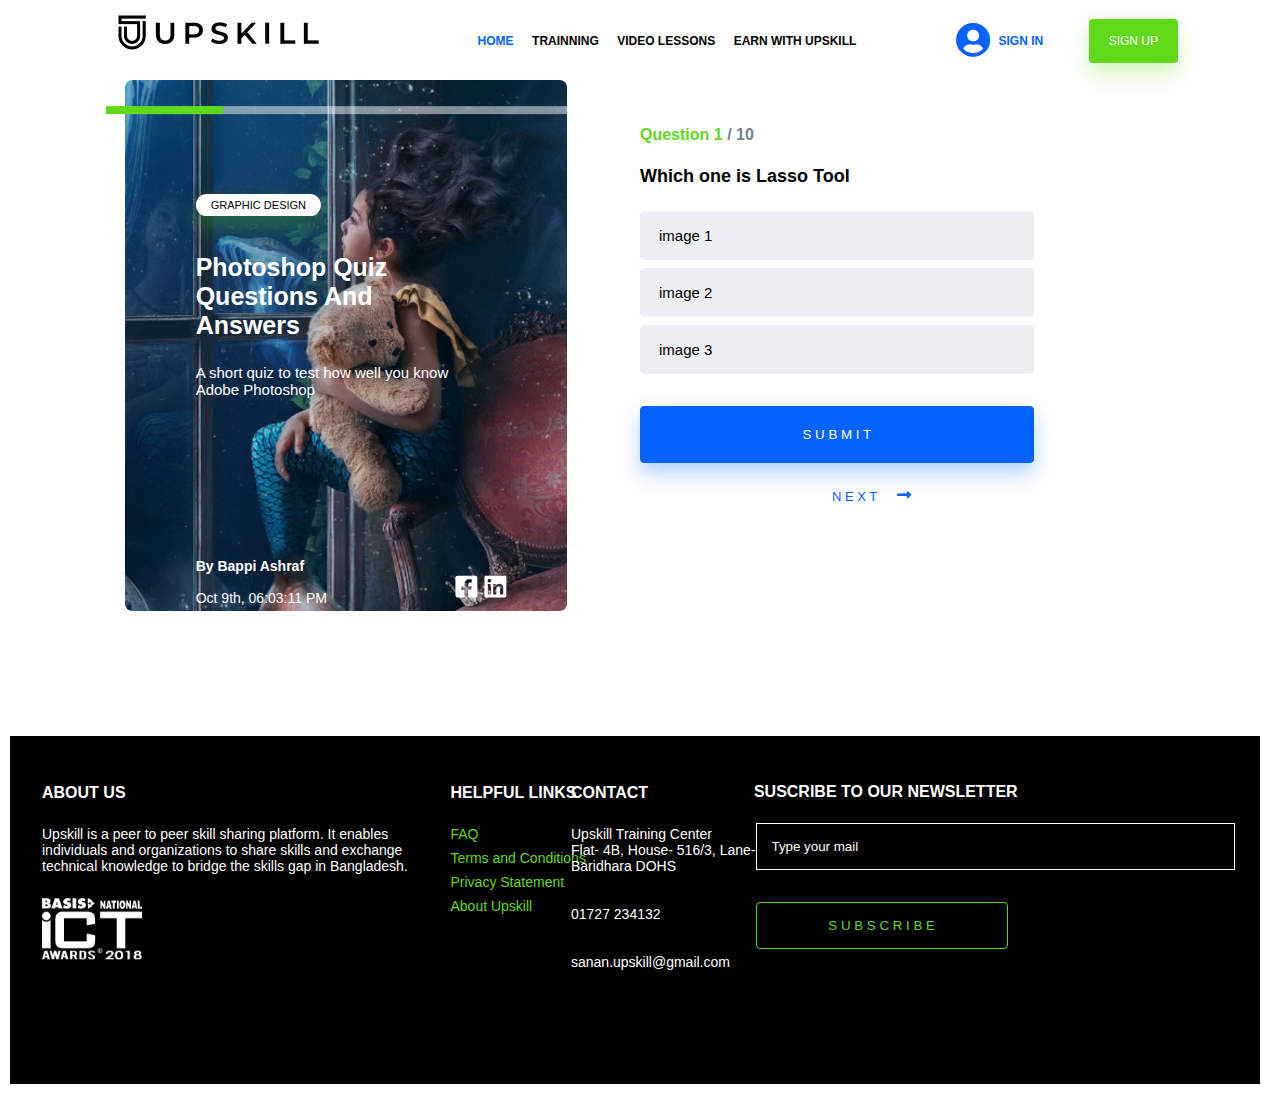
<file: index.html>
<!DOCTYPE html>
<html lang="en" dir="ltr">
  <head>
    <meta charset="utf-8">
    <title>test</title>
    <meta name="viewport" content="width=device-width, initial-scale=1.0">
    <link rel="stylesheet" href="assets/css/style.css">
    <link rel="stylesheet" href="https://cdnjs.cloudflare.com/ajax/libs/font-awesome/5.15.3/css/all.min.css"/>
    <style>

    .result {
      display: none;
    }

    .mid-right-score{
        text-align: center;
        margin-top: 0rem;
        flex: 1 1 500px;
        margin-right: 3rem;
    }
    .mid-right-score h5 {
        margin-top: 0.2rem;
        color: #0062FF;
    }
    .mid-right-score h1 {
        margin-top: -0.5rem;
        color: #60D91A;
        font-size: 65px;
    }
    .mid-right-score h3 {
        color: #000000;
        font-size: 20px;
    }
    .mid-right-score p{
        margin-top: 0.8rem;
    }
    
 

    .submit-btn-score {
      
      margin-left: 1rem;
      margin-bottom: 2rem;
      background-color: #0062FF;
      color: white;
      width: 50%;
      text-align: center;
      padding: 18px 16px;
      margin-top: 1.5rem;
      border: 1px solid  #0062FF;
      box-shadow: 0px 10px 20px #0062FF4D;
      border-radius: 4px;
      cursor: pointer;

    }

    .course { 
        width: 280px;
        height: 275px;
        margin: 1rem 0rem 0rem 9.5rem;
        background-color: #FFFFFF;
        border-radius: 10px;
        box-shadow: 0px 5px 10px #01368619;
    }

    .course-img img {
        margin-top: 0rem;
        width: 100%;
    }

    .course-bottom {
        background-color: #FFFFFF;
        position: relative;
        bottom: 25px;
    }
    .course-bottom > h4 {
        color: black;
        font-size: 14px;
        text-align: left;
        margin: 10px;
        margin-top: -0.01rem;
        padding-right: 5px;
        padding-top: 15px;

    }

    .social-quiz3 > a > img{
        width: 30px;
        height: 30px;
        margin-right: 0.1rem;
    }
  
    .social-quiz3 {
        margin-top: -0.5rem;
        margin-left: 5rem;
        position: relative;
    }

    .social-quiz3 a:first-child {
        color: #728391;
        font-size: 15px;
        margin-left: 1rem;
        margin-top: -0.5rem;
        display: inline-block;
        position: absolute;
        top: 70%;
        left: 29%;
        transform: translate(-50%, -50%);

    }
   
   

    @media (max-width: 858px){

    .mid-right-score {
        margin-bottom: 4rem;
    }

    .submit-btn-score {
      margin-left: 0.5rem;
      padding: 15px 18px;
    }
    

    .course {
        margin: 2rem 4rem 4rem 4rem;
    }

    .social-quiz3 a:first-child {
        margin-left: 1rem;
        left: 18%;
        margin-top: -0.5rem;
    }


  }


      
    /*main page*/
    .mid-right h4 {
      font-size: 18px;
      margin-bottom: 1.5rem;
    }

    .submit-btn {
      width: 80%;
    }
    .mid-right h6 {
      margin-left: 10.5rem;
    }

    @media (max-width: 858px){

    .mid-right {
        margin-bottom: 4rem;
    }
    .mid-right h4 {
      font-size: 16px;
    }
 
    .submit-btn {
      width: 90%;
    }
    .mid-right h6 {
      margin-left: 7.2rem;
    }
 
    
  }

    </style>
  </head>
  <body>
    <nav>
      <input type="checkbox" id="check">
      <label for="check" class="checkbtn">
        <i class="fas fa-bars"></i>
      </label>
      <label class="logo"><img src="assets/images/upskillwhite.png"></label>
      <ul>
        <li><a class="active" href="#">Home</a></li>
        <li><a href="#">TRAINNING</a></li>
        <li><a href="#">VIDEO LESSONS</a></li>
        <li><a href="#">EARN WITH UPSKILL</a></li>
        <li><a href="#signin" class="signin active" ><i class="fa fa-fw fa-user-circle"></i>SIGN IN</a></li>
        <li><button class="signup">SIGN UP</button></li>
      </ul>
    </nav>


    <div class="mid-part" >
      <div class="mid-left">
        <img src="assets/images/adobe-photoshop-2020-latest-version-free-download-for-windows-10.png">
        <div class="bg-text">
          <div class="progress">
            <div class="progress-bar"></div>
          </div>
          <button class="design">Graphic Design</button>
          <h3>Photoshop Quiz<br>Questions And Answers</h3>
          <p>A short quiz to test how well you know<br>Adobe Photoshop</p>
          <div class="bottom-part">
          <div class="bottom-left">
            <h6>By Bappi Ashraf</h6>
            <h6>Oct 9th, 06:03:11 PM</h6>
          </div>
          <div class="social">
            <a href="#facebook"><img src="assets/images/facebook-square-brands.svg"></a>
            <a href="#linkedin"><img src="assets/images/linkedin-brands.svg"></a>
        </div>
      </div>
    </div>
  </div>



      <div class="mid-right quiz">
        <div class="welcome_text">
             
        </div>
        <h5>Question <span class="question-no-span"></span><mark> / 10</mark></h5>
        <h4 class="question"><span class="question-span"></span></h4>
        <ul class="text-options option_group">
          <li class="option-btn option" data-id="0"></li>
          <li class="option-btn option" data-id="1"></li>
          <li class="option-btn option" data-id="2"></li>
        </ul>
        <input class="submit-btn"  onclick="submitbtn()" value="S U B M I T">
        <h6 class="btn" onclick="next()">N E X T  <i class="fa fa-long-arrow-alt-right"></i></h6>
      </div>


    <div class="mid-right-score result" >
      <h5><i class="fas fa-medal"></i>  S C O R E</h5>
      <h1><span class="bigScore"></span>%</h1>
      <h3>Congratulations</h3>
      <p class="user-score" style="font-weight: lighter;">You got <span class="score"></span> out of <span class="total-question"></span> Questions</p>
      <a href="review.html"><input class="submit-btn-score"  value="R E V I E W"></a>
      <div class="social-quiz3">
          <a href="#">Share score</a>
          <a href="#facebook"><img src="assets/images/facebook-square-grey.svg"></a>
          <a href="#linkedin"><img src="assets/images/linkedin-brands -grey.svg"></a>
      </div>
      <p class="user-time">You can attend this workshop to<br>improve your skill<span style="display: none;" class="total-time"></span></p>
      <div class="course">
          <div class="course-img"><img src="assets/images/User-Experience-(UX)-Design.png"></img></div>  
          <div class="course-bottom"><h4>User Experience (UX) Design: From Ideation to Validation</h4></div>
      </div>
  </div>
    

    </div>

    <div class="footer">
               <div class="card" id="top-left">
                  
                       <h3>About us</h3>
                       <p>Upskill is a peer to peer skill sharing platform. It enables individuals and organizations to share skills and exchange technical knowledge to bridge the skills gap in Bangladesh.<p>
                        <img src="assets/images/ict.png">
               </div>
               <div class="card" id="bottom-right">
                   
                       <h3>Helpful Links</h3>
                       <p>FAQ</p>
                       <p>Terms and Conditions</p>
                       <p>Privacy Statement</p>
                       <p>About Upskill</p>

               </div>
               <div class="card" id="bottom-left">
             
                       <h3>CONTACT</h3>
                       <p>Upskill Training Center<br>Flat- 4B, House- 516/3, Lane- 10<br>Baridhara DOHS
                       <p>01727 234132</p>
                       <p>sanan.upskill@gmail.com</p>

               </div>
           
               <div class="card" id="top-right">
              
                     <h3 style="margin: -0.1rem 0 1rem -0.1rem;">SUSCRIBE TO OUR NEWSLETTER</h3>
                     <form action="/action_page.php">
                        <input type="text" id="email" name="email" placeholder="Type your mail">
                         <div class="subbutton">
                            <input type="submit" value="S U B S C R I B E">
                          </div>
                     
                
                      </form>

             </div>    
    </div>


    <script src="assets/js/question.js"></script>


  </body>
</html>
</file>
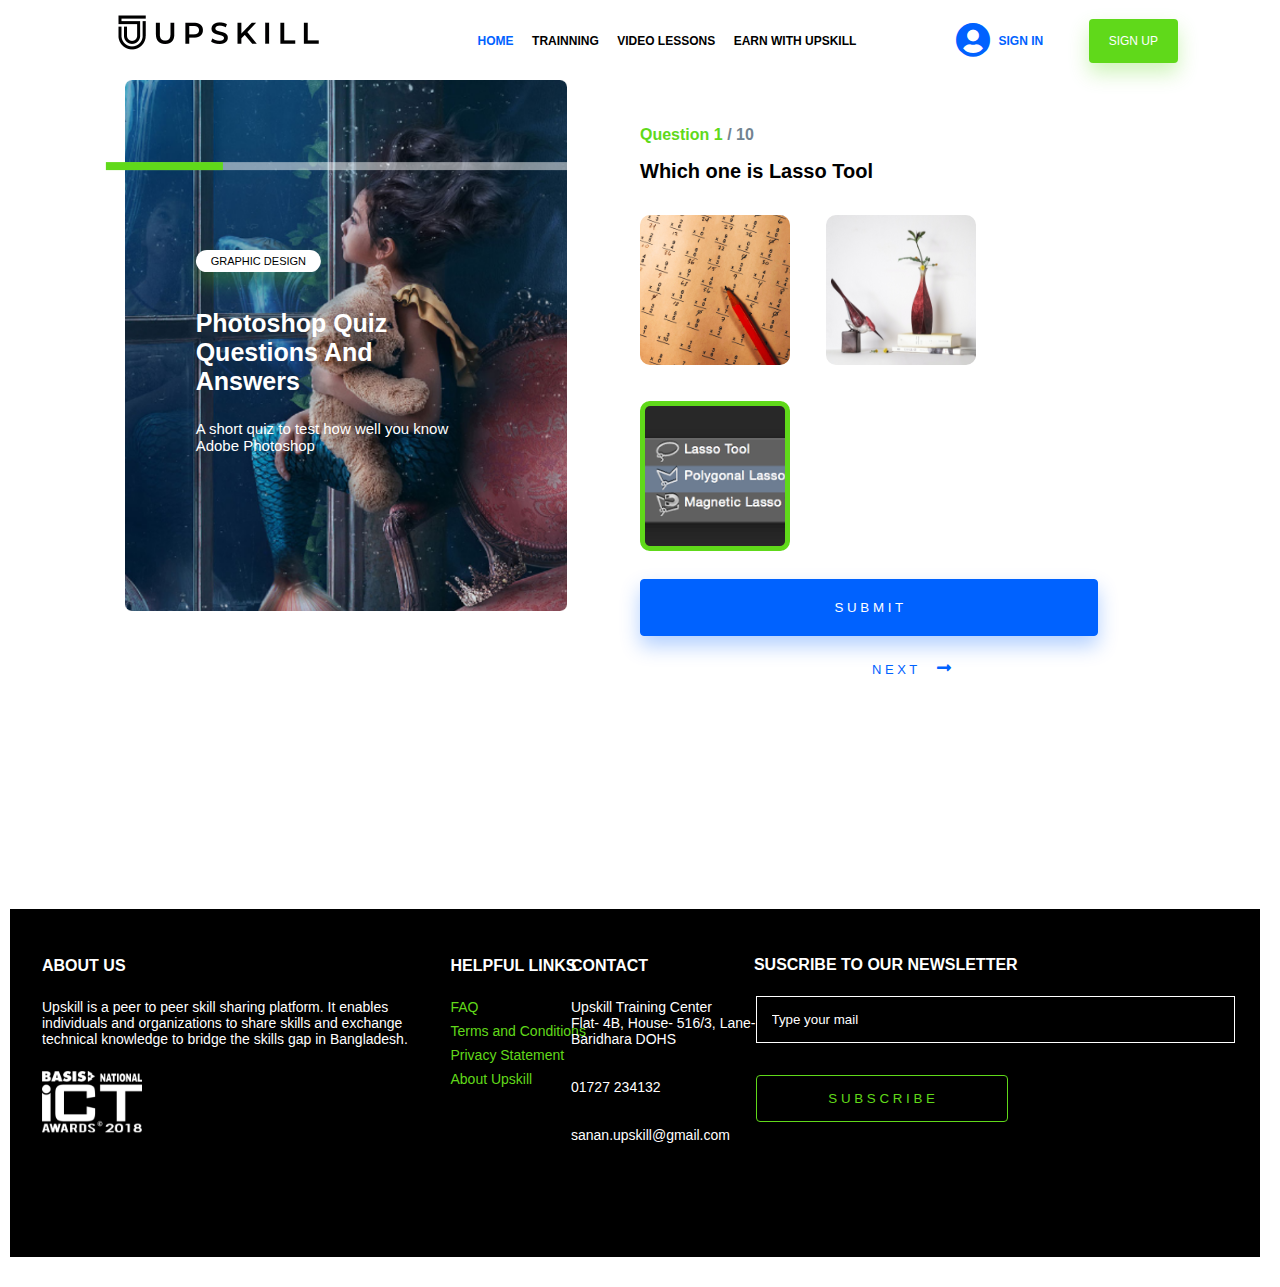
<file: quizImage.html>
<!DOCTYPE html>
<html lang="en" dir="ltr">
  <head>
    <meta charset="utf-8">
    <meta name="viewport" content="width=device-width, initial-scale=1.0">
    <link rel="stylesheet" href="assets/css/style.css">
    <link rel="stylesheet" href="https://cdnjs.cloudflare.com/ajax/libs/font-awesome/5.15.3/css/all.min.css"/>
    <style>


    </style>
  </head>
  <body>
    <nav>
      <input type="checkbox" id="check">
      <label for="check" class="checkbtn">
        <i class="fas fa-bars"></i>
      </label>
      <label class="logo"><img src="assets/images/upskillwhite.png"></label>
      <ul>
        <li><a class="active" href="#">Home</a></li>
        <li><a href="#">TRAINNING</a></li>
        <li><a href="#">VIDEO LESSONS</a></li>
        <li><a href="#">EARN WITH UPSKILL</a></li>
        <li><a href="#signin" class="signin active" ><i class="fa fa-fw fa-user-circle"></i>SIGN IN</a></li>
        <li><button class="signup">SIGN UP</button></li>
      </ul>
    </nav>


    <div class="mid-part" >
      <div class="mid-left" style="">
        <img src="assets/images/adobe-photoshop-2020-latest-version-free-download-for-windows-10.png">
        <div class="bg-text">
          <div class="progress">
            <div class="progress-bar"></div>
          </div>
          <button class="design">Graphic Design</button>
          <h3>Photoshop Quiz<br>Questions And Answers</h3>
          <p>A short quiz to test how well you know<br>Adobe Photoshop</p>
          <div class="bottom-part">
          <div class="bottom-left">
            <h6>By Bappi Ashraf</h6>
            <h6>Oct 9th, 06:03:11 PM</h6>
          </div>
          <div class="social">
            <a href="#facebook"><img src="assets/images/facebook-square-brands.svg"></a>
            <a href="#linkedin"><img src="assets/images/linkedin-brands.svg"></a>
        </div>
      </div>
    </div>
  </div>



      <div class="mid-right" >
        <h5>Question 1 <mark>/ 10</mark></h5>
        <h4>Which one is Lasso Tool</h4>
        <div class="img-options">
          <img src="assets/images/chris-liverani-rD2dc_2S3i0-unsplash.png">
          <img src="assets/images/oriento-0dg-EfHgA8Q-unsplash.png">
          <img src="assets/images/images (1).png">
        </div>
        <input class="submit-btn"  value="S U B M I T">
        <h6 class="btn" v-on:click="nextStep">N E X T  <i class="fa fa-long-arrow-alt-right"></i></h6>
      </div>
    </div>

    <div class="footer">

           
               <div class="card" id="top-left">
                  
                       <h3>About us</h3>
                       <p>Upskill is a peer to peer skill sharing platform. It enables individuals and organizations to share skills and exchange technical knowledge to bridge the skills gap in Bangladesh.<p>
                        <img src="assets/images/ict.png">
               </div>
               <div class="card" id="bottom-right">
                   
                       <h3>Helpful Links</h3>
                       <p>FAQ</p>
                       <p>Terms and Conditions</p>
                       <p>Privacy Statement</p>
                       <p>About Upskill</p>

               </div>
               <div class="card" id="bottom-left">
             
                       <h3>CONTACT</h3>
                       <p>Upskill Training Center<br>Flat- 4B, House- 516/3, Lane- 10<br>Baridhara DOHS
                       <p>01727 234132</p>
                       <p>sanan.upskill@gmail.com</p>

               </div>
           
               <div class="card" id="top-right">
              
                     <h3 style="margin: -0.1rem 0 1rem -0.1rem;">SUSCRIBE TO OUR NEWSLETTER</h3>
                     <form action="/action_page.php">
                        <input type="text" id="email" name="email" placeholder="Type your mail">
                         <div class="subbutton">
                            <input type="submit" value="S U B S C R I B E">
                          </div>
                     
                
                      </form>

             </div>    
    </div>





  </body>
</html>
</file>
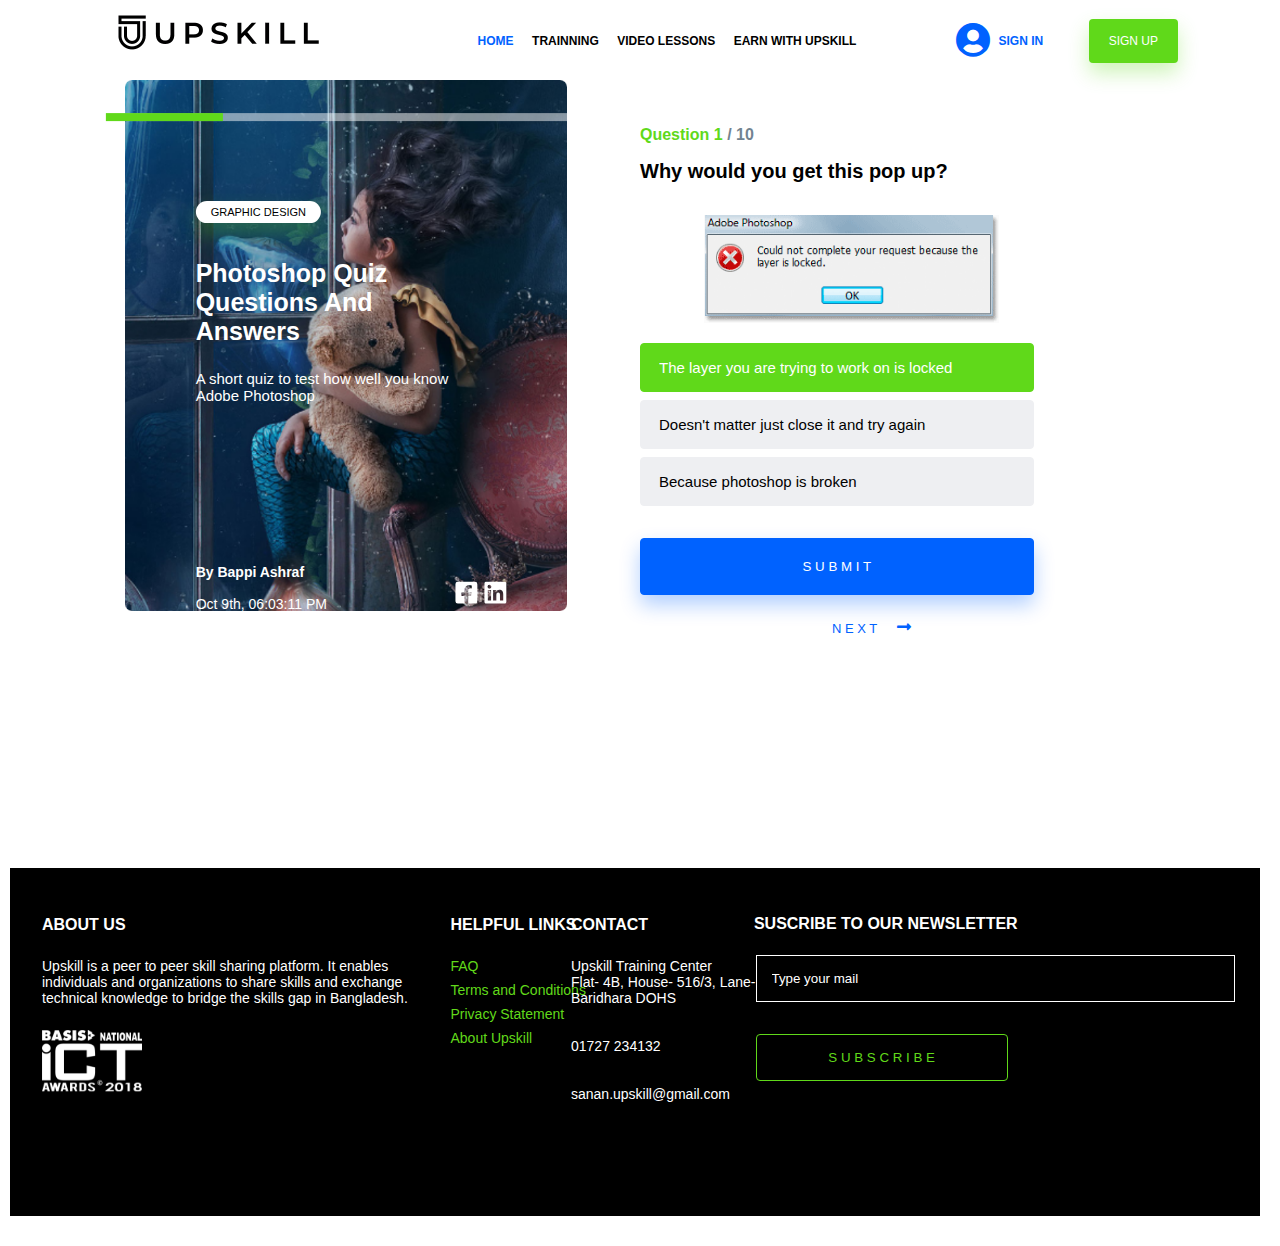
<file: quizTextnImg.html>
<!DOCTYPE html>
<html lang="en" dir="ltr">
  <head>
    <meta charset="utf-8">
    <title>Quiz 1</title>
    <meta name="viewport" content="width=device-width, initial-scale=1.0">
    <link rel="stylesheet" href="assets/css/style.css">
    <link rel="stylesheet" href="https://cdnjs.cloudflare.com/ajax/libs/font-awesome/5.15.3/css/all.min.css"/>
    <style>
      
    .progress {
      margin: -6rem 0rem 0.5rem -5.62rem;
    }

    .submit-btn {
      width: 80%;
    }
    .mid-right h6 {
      margin-left: 10.5rem;
    }

    @media (max-width: 700px){

    .mid-right {
        margin-bottom: 8rem;
    }
    .text-options img {
      margin-left: 4rem;
      width: 60%;

    }
    
    .submit-btn {
      width: 90%;
    }
    .mid-right h6 {
      margin-left: 7.2rem;
    }

    .progress {
   
      margin-top: 1rem;
      margin-left: -3.84rem;
    }
 
    
  }

    </style>
  </head>
  <body>
    <nav>
      <input type="checkbox" id="check">
      <label for="check" class="checkbtn">
        <i class="fas fa-bars"></i>
      </label>
      <label class="logo"><img src="assets/images/upskillwhite.png"></label>
      <ul>
        <li><a class="active" href="#">Home</a></li>
        <li><a href="#">TRAINNING</a></li>
        <li><a href="#">VIDEO LESSONS</a></li>
        <li><a href="#">EARN WITH UPSKILL</a></li>
        <li><a href="#signin" class="signin active" ><i class="fa fa-fw fa-user-circle"></i>SIGN IN</a></li>
        <li><button class="signup">SIGN UP</button></li>
      </ul>
    </nav>


    <div class="mid-part" >
      <div class="mid-left">
        <img src="assets/images/adobe-photoshop-2020-latest-version-free-download-for-windows-10.png">
        <div class="bg-text">
          <div class="progress">
            <div class="progress-bar"></div>
          </div>
          <button class="design">Graphic Design</button>
          <h3>Photoshop Quiz<br>Questions And Answers</h3>
          <p>A short quiz to test how well you know<br>Adobe Photoshop</p>
          <div class="bottom-part">
          <div class="bottom-left">
            <h6>By Bappi Ashraf</h6>
            <h6>Oct 9th, 06:03:11 PM</h6>
          </div>
          <div class="social">
            <a href="#facebook"><img src="assets/images/facebook-square-brands.svg"></a>
            <a href="#linkedin"><img src="assets/images/linkedin-brands.svg"></a>
        </div>
      </div>
    </div>
  </div>



      <div class="mid-right" >
        <h5>Question 1 <mark>/ 10</mark></h5>
        <h4>Why would you get this pop up?</h4>
        <div class="text-options">
          <img src="assets/images/1793223770.png">
          <input class="option-btn active"  value="The layer you are trying to work on is locked">
          <input class="option-btn"  value="Doesn't matter just close it and try again">
          <input class="option-btn"  value="Because photoshop is broken">
        </div>
        <input class="submit-btn"  value="S U B M I T">
        <h6 class="btn" v-on:click="nextStep">N E X T  <i class="fa fa-long-arrow-alt-right"></i></h6>
      </div>
    </div>

    <div class="footer">

           
               <div class="card" id="top-left">
                  
                       <h3>About us</h3>
                       <p>Upskill is a peer to peer skill sharing platform. It enables individuals and organizations to share skills and exchange technical knowledge to bridge the skills gap in Bangladesh.<p>
                        <img src="assets/images/ict.png">
               </div>
               <div class="card" id="bottom-right">
                   
                       <h3>Helpful Links</h3>
                       <p>FAQ</p>
                       <p>Terms and Conditions</p>
                       <p>Privacy Statement</p>
                       <p>About Upskill</p>

               </div>
               <div class="card" id="bottom-left">
             
                       <h3>CONTACT</h3>
                       <p>Upskill Training Center<br>Flat- 4B, House- 516/3, Lane- 10<br>Baridhara DOHS
                       <p>01727 234132</p>
                       <p>sanan.upskill@gmail.com</p>

               </div>
           
               <div class="card" id="top-right">
              
                     <h3 style="margin: -0.1rem 0 1rem -0.1rem;">SUSCRIBE TO OUR NEWSLETTER</h3>
                     <form action="/action_page.php">
                        <input type="text" id="email" name="email" placeholder="Type your mail">
                         <div class="subbutton">
                            <input type="submit" value="S U B S C R I B E">
                          </div>
                     
                
                      </form>

             </div>    
    </div>





  </body>
</html>
</file>
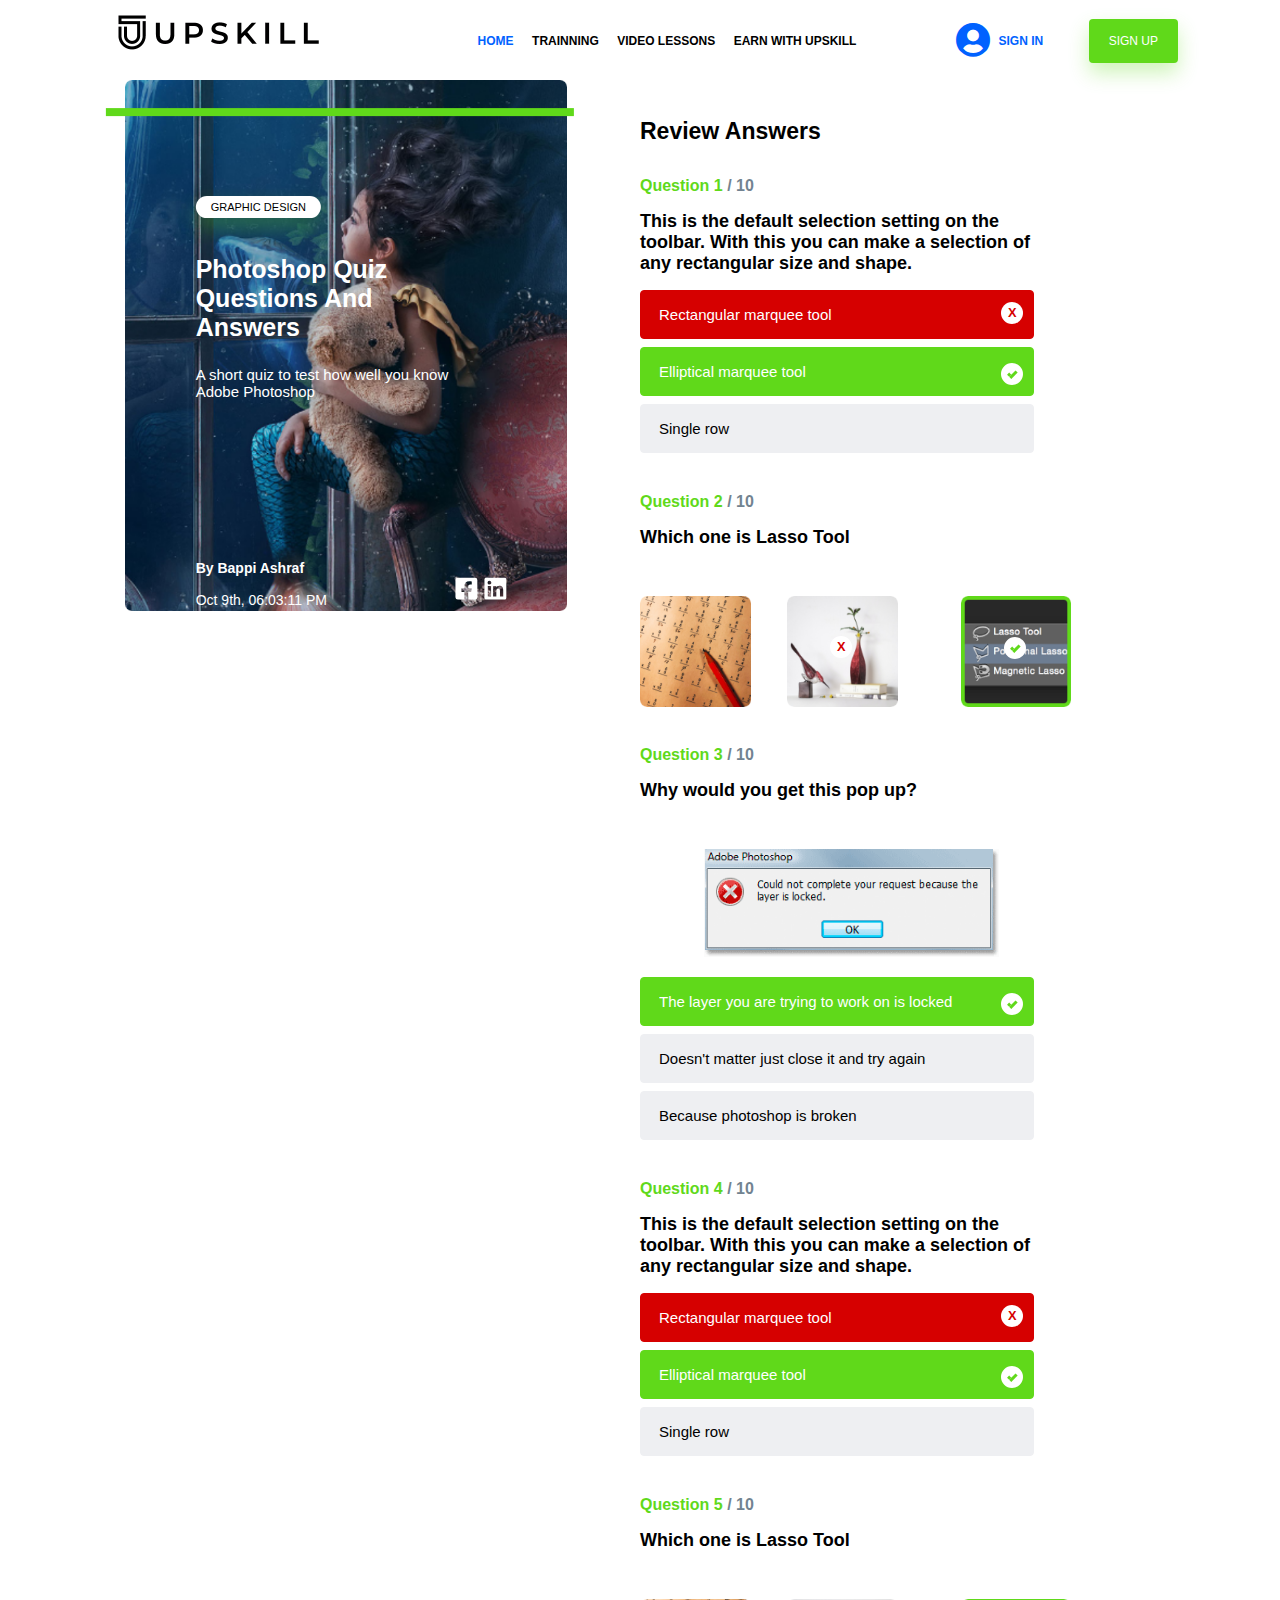
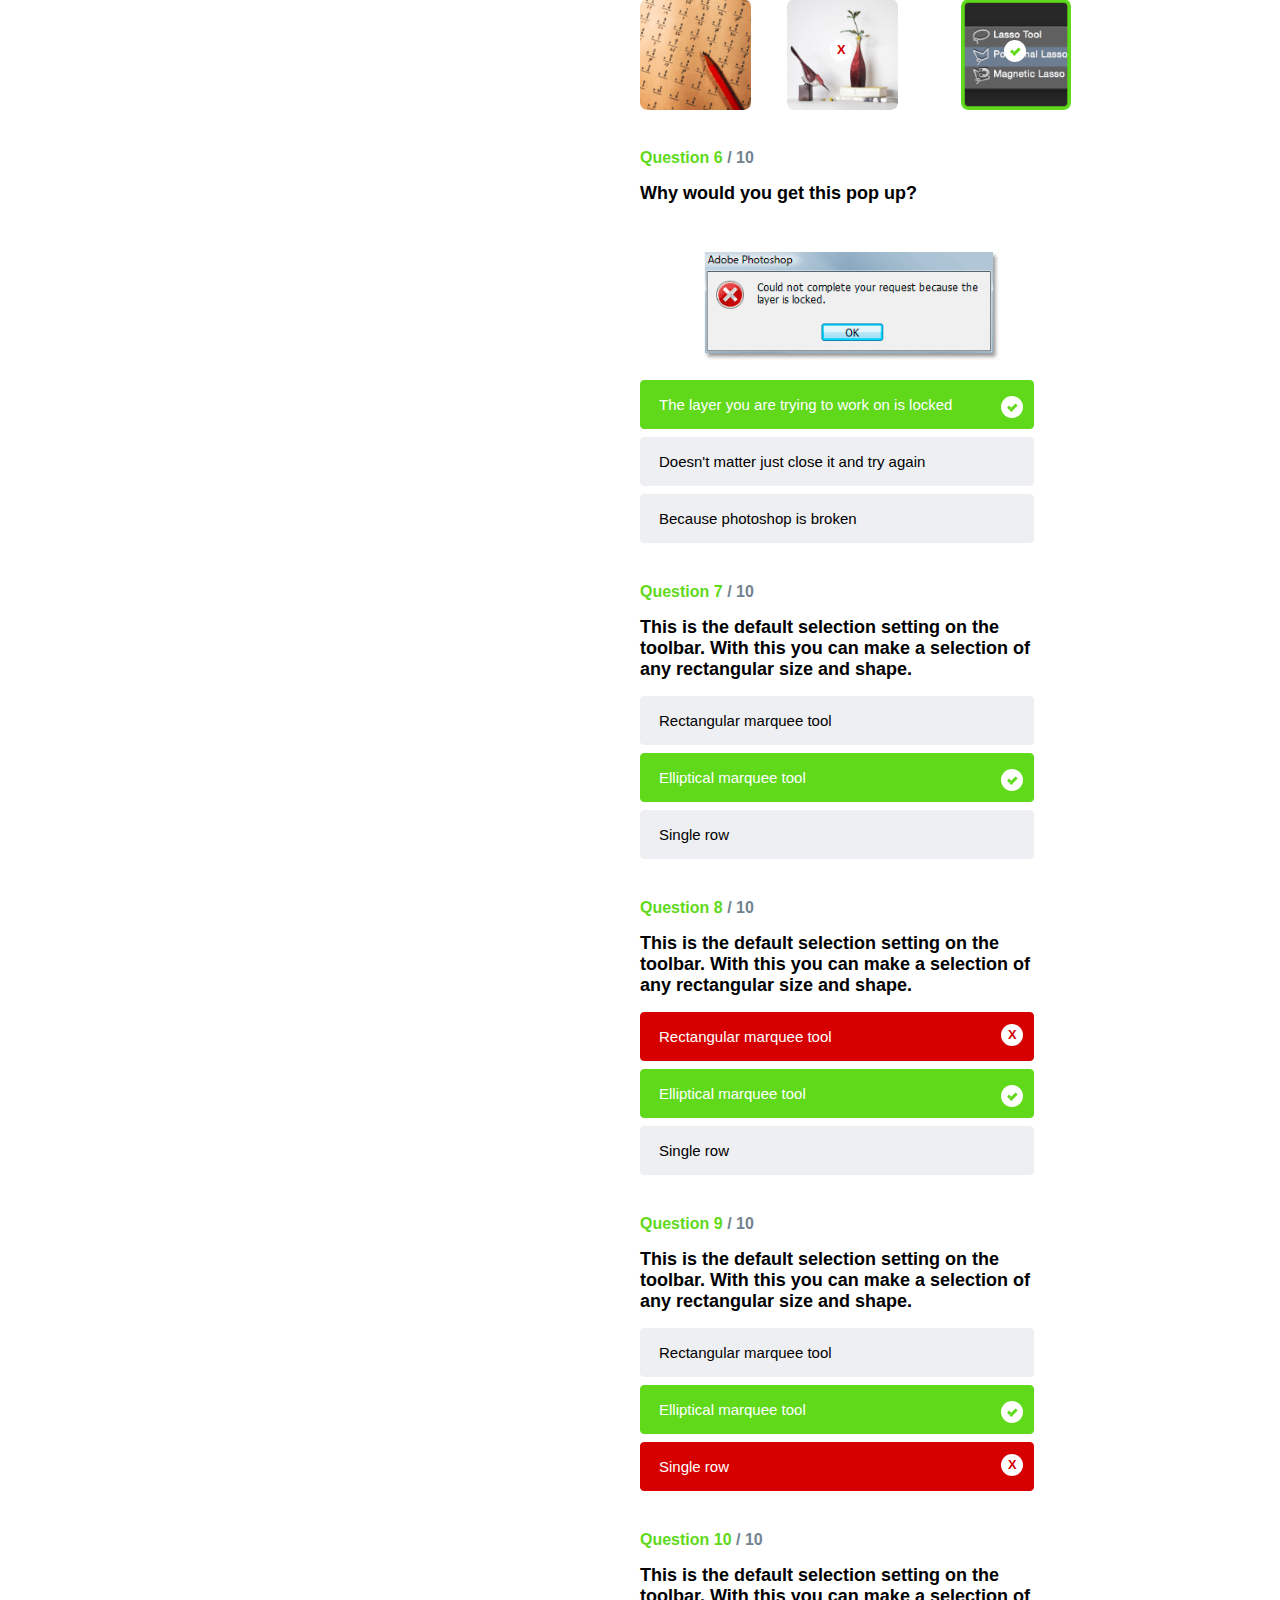
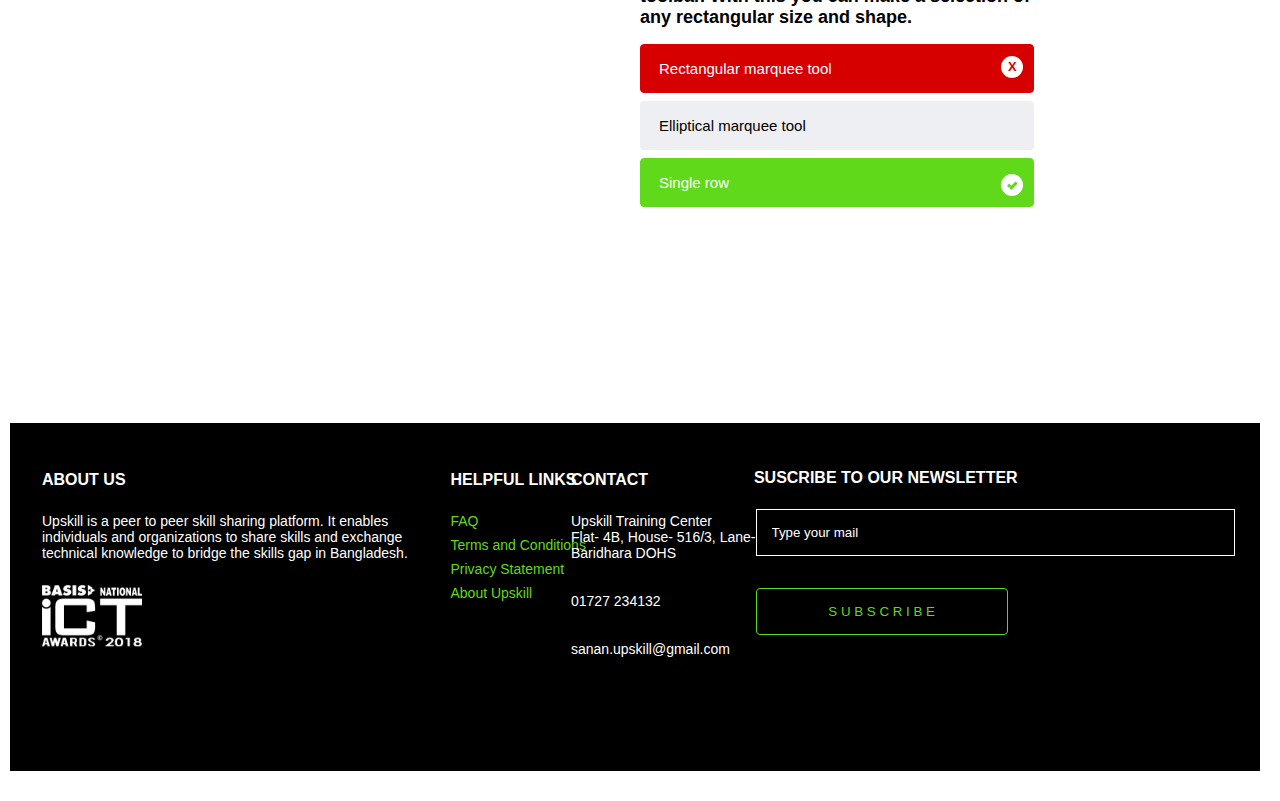
<file: review.html>
<!DOCTYPE html>
<html lang="en" dir="ltr">
  <head>
    <meta charset="utf-8">
    <meta name="viewport" content="width=device-width, initial-scale=1.0">
    <link rel="stylesheet" href="assets/css/style.css">
    <link rel="stylesheet" href="https://cdnjs.cloudflare.com/ajax/libs/font-awesome/5.15.3/css/all.min.css"/>
    <style>

.checkmark {
    display:inline-block;
    width: 22px;
    height:22px;
    -ms-transform: rotate(45deg); /* IE 9 */
    -webkit-transform: rotate(45deg); /* Chrome, Safari, Opera */
    transform: rotate(45deg);
    position: relative;
    
}

.checkmark_tick_text {
  right: 2.3rem;
  top: 0.5rem;
}

.cross {
    display:inline-block;
    width: 22px;
    height:22px;
    position: relative;
    top: -3px;
    left: -2.3rem;
    border-radius: 50%;
    background-color: #fff;
    color: #D60000;
    font-size: 0.8em;
    padding: 3px;
    font-weight: bold;
    text-align: center;
}
.cross_img {
  top: -3.5rem;
  left: -6.5rem;
}





.checkmark_tick_img {
    right: 6.5rem;
    bottom: 3rem;
}

.checkmark_circle {
    position: absolute;
    width:22px;
    height:22px;
    background-color:#FFFFFF;
    border-radius:11px;
    left:0;
    top:0;
}

.checkmark_stem {
    position: absolute;
    width:3px;
    height:9px;
    background-color:#60D91A;
    left:11px;
    top:6px;
}

.checkmark_kick {
    position: absolute;
    width:3px;
    height:3px;
    background-color:#60D91A;
    left:8px;
    top:12px;
}









    .progress-bar {
        width: 100%;
    }
    .progress {
      margin: -2rem 0rem 0.5rem -5.62rem;
    }

    .bg-text {
        top: 5.5%;
      left: 46.3%;
    }

    .mid-right h3 {
        color: #000000;
        font-size: 23px;
        margin-top: -3rem;
    }
    
    .mid-right h5 {
        font-size: 16px;
        margin-top: 2rem;
        margin-bottom: 1rem;
    }
    .mid-right h4 {
        font-size: 18px; 
        margin-bottom: 1rem;

    }

    .img-options img {
        margin-top: 2rem;
        margin-right: 2rem;
        width: 22.5%;
    }

    @media (max-width: 858px){
    .img-options img {
        margin-top: 2rem;
        margin-right: 0.5rem;
        width: 28%;
    }
}

    @media screen and (max-width: 858px) {
        .progress-bar {
            width: 100%;
        }

        .progress {
            width: 180%;
            margin-left: -4.2rem;
        }
     
        .bg-text {
            top: 32%;
            left: 46.3%;
        }

        .mid-right {
            margin-bottom: 8rem;
        }
        .text-options img {
            margin-left: 4rem;
            width: 60%;

        }
        .mid-right h4 {
            font-size: 16px;
        }
    }
       

    </style>
  </head>
  <body>
    <nav>
      <input type="checkbox" id="check">
      <label for="check" class="checkbtn">
        <i class="fas fa-bars"></i>
      </label>
      <label class="logo"><img src="assets/images/upskillwhite.png"></label>
      <ul>
        <li><a class="active" href="#">Home</a></li>
        <li><a href="#">TRAINNING</a></li>
        <li><a href="#">VIDEO LESSONS</a></li>
        <li><a href="#">EARN WITH UPSKILL</a></li>
        <li><a href="#signin" class="signin active" ><i class="fa fa-fw fa-user-circle"></i>SIGN IN</a></li>
        <li><button class="signup">SIGN UP</button></li>
      </ul>
    </nav>


    <div class="mid-part" >
      <div class="mid-left" style="">
        <img src="assets/images/adobe-photoshop-2020-latest-version-free-download-for-windows-10.png">
        <div class="bg-text">
          <div class="progress">
            <div class="progress-bar"></div>
          </div>
          <button class="design">Graphic Design</button>
          <h3>Photoshop Quiz<br>Questions And Answers</h3>
          <p>A short quiz to test how well you know<br>Adobe Photoshop</p>
          <div class="bottom-part">
          <div class="bottom-left">
            <h6>By Bappi Ashraf</h6>
            <h6>Oct 9th, 06:03:11 PM</h6>
          </div>
          <div class="social">
            <a href="#facebook"><img src="assets/images/facebook-square-brands.svg"></a>
            <a href="#linkedin"><img src="assets/images/linkedin-brands.svg"></a>
        </div>
      </div>
    </div>
  </div>



      <div class="mid-right" >

        <h3>Review Answers</h3>

        <h5>Question 1 <mark>/ 10</mark></h5>
        <h4>This is the default selection setting on the<br>toolbar. With this you can make a selection of<br>any rectangular size and shape.</h4>
        <div class="text-options">
          <input class="option-btn wrong"  value="Rectangular marquee tool">
          <span class="cross">X</span>
          <input class="option-btn active"  value="Elliptical marquee tool">
          <span class="checkmark checkmark_tick_text">
            <div class="checkmark_circle"></div>
            <div class="checkmark_stem"></div>
            <div class="checkmark_kick"></div>
          </span>
          <input class="option-btn"  value="Single row">
        </div>
    


        <h5>Question 2 <mark>/ 10</mark></h5>
        <h4>Which one is Lasso Tool</h4>
        <div class="img-options">
          <img src="assets/images/chris-liverani-rD2dc_2S3i0-unsplash.png">
          <img src="assets/images/oriento-0dg-EfHgA8Q-unsplash.png">
          <span class="cross cross_img">X</span>
          <img src="assets/images/images (1).png">
          <span class="checkmark checkmark_tick_img">
            <div class="checkmark_circle"></div>
            <div class="checkmark_stem"></div>
            <div class="checkmark_kick"></div>
          </span>
        </div>


        <h5>Question 3 <mark>/ 10</mark></h5>
        <h4>Why would you get this pop up?</h4>
        <div class="text-options">
          <img src="assets/images/1793223770.png">
          <input class="option-btn active"  value="The layer you are trying to work on is locked">
          <span class="checkmark checkmark_tick_text">
            <div class="checkmark_circle"></div>
            <div class="checkmark_stem"></div>
            <div class="checkmark_kick"></div>
          </span>
          <input class="option-btn"  value="Doesn't matter just close it and try again">
          <input class="option-btn"  value="Because photoshop is broken">
        </div>


        <h5>Question 4 <mark>/ 10</mark></h5>
        <h4>This is the default selection setting on the<br>toolbar. With this you can make a selection of<br>any rectangular size and shape.</h4>
        <div class="text-options">
          <input class="option-btn wrong"  value="Rectangular marquee tool">
          <span class="cross">X</span>
          <input class="option-btn active"  value="Elliptical marquee tool">
          <span class="checkmark checkmark_tick_text">
            <div class="checkmark_circle"></div>
            <div class="checkmark_stem"></div>
            <div class="checkmark_kick"></div>
          </span>
          <input class="option-btn"  value="Single row">
        </div>


        <h5>Question 5 <mark>/ 10</mark></h5>
        <h4>Which one is Lasso Tool</h4>
        <div class="img-options">
          <img src="assets/images/chris-liverani-rD2dc_2S3i0-unsplash.png">
          <img src="assets/images/oriento-0dg-EfHgA8Q-unsplash.png">
          <span class="cross cross_img">X</span>
          <img src="assets/images/images (1).png">
          <span class="checkmark checkmark_tick_img">
            <div class="checkmark_circle"></div>
            <div class="checkmark_stem"></div>
            <div class="checkmark_kick"></div>
          </span>
        </div>


        <h5>Question 6 <mark>/ 10</mark></h5>
        <h4>Why would you get this pop up?</h4>
        <div class="text-options">
          <img src="assets/images/1793223770.png">
          <input class="option-btn active"  value="The layer you are trying to work on is locked">
          <span class="checkmark checkmark_tick_text">
            <div class="checkmark_circle"></div>
            <div class="checkmark_stem"></div>
            <div class="checkmark_kick"></div>
          </span>
          <input class="option-btn"  value="Doesn't matter just close it and try again">
          <input class="option-btn"  value="Because photoshop is broken">
        </div>


        <h5>Question 7 <mark>/ 10</mark></h5>
        <h4>This is the default selection setting on the<br>toolbar. With this you can make a selection of<br>any rectangular size and shape.</h4>
        <div class="text-options">
          <input class="option-btn"  value="Rectangular marquee tool">
          <input class="option-btn active"  value="Elliptical marquee tool">
          <span class="checkmark checkmark_tick_text">
            <div class="checkmark_circle"></div>
            <div class="checkmark_stem"></div>
            <div class="checkmark_kick"></div>
          </span>
          <input class="option-btn"  value="Single row">
        </div>


        <h5>Question 8 <mark>/ 10</mark></h5>
        <h4>This is the default selection setting on the<br>toolbar. With this you can make a selection of<br>any rectangular size and shape.</h4>
        <div class="text-options">
          <input class="option-btn wrong"  value="Rectangular marquee tool">
          <span class="cross">X</span>
          <input class="option-btn active"  value="Elliptical marquee tool">
          <span class="checkmark checkmark_tick_text">
            <div class="checkmark_circle"></div>
            <div class="checkmark_stem"></div>
            <div class="checkmark_kick"></div>
          </span>
          <input class="option-btn"  value="Single row">
        </div>



        <h5>Question 9 <mark>/ 10</mark></h5>
        <h4>This is the default selection setting on the<br>toolbar. With this you can make a selection of<br>any rectangular size and shape.</h4>
        <div class="text-options">
          <input class="option-btn"  value="Rectangular marquee tool">
          <input class="option-btn active"  value="Elliptical marquee tool">
          <span class="checkmark checkmark_tick_text">
            <div class="checkmark_circle"></div>
            <div class="checkmark_stem"></div>
            <div class="checkmark_kick"></div>
          </span>
          <input class="option-btn wrong"  value="Single row">
          <span class="cross">X</span>
        </div>


        <h5>Question 10 <mark>/ 10</mark></h5>
        <h4>This is the default selection setting on the<br>toolbar. With this you can make a selection of<br>any rectangular size and shape.</h4>
        <div class="text-options">
          <input class="option-btn wrong"  value="Rectangular marquee tool">
          <span class="cross">X</span>
          <input class="option-btn"  value="Elliptical marquee tool">
          <input class="option-btn active"  value="Single row">
          <span class="checkmark checkmark_tick_text">
            <div class="checkmark_circle"></div>
            <div class="checkmark_stem"></div>
            <div class="checkmark_kick"></div>
          </span>
        </div>








      </div>



    </div>

    <div class="footer">

           
               <div class="card" id="top-left">
                  
                       <h3>About us</h3>
                       <p>Upskill is a peer to peer skill sharing platform. It enables individuals and organizations to share skills and exchange technical knowledge to bridge the skills gap in Bangladesh.<p>
                        <img src="assets/images/ict.png">
               </div>
               <div class="card" id="bottom-right">
                   
                       <h3>Helpful Links</h3>
                       <p>FAQ</p>
                       <p>Terms and Conditions</p>
                       <p>Privacy Statement</p>
                       <p>About Upskill</p>

               </div>
               <div class="card" id="bottom-left">
             
                       <h3>CONTACT</h3>
                       <p>Upskill Training Center<br>Flat- 4B, House- 516/3, Lane- 10<br>Baridhara DOHS
                       <p>01727 234132</p>
                       <p>sanan.upskill@gmail.com</p>

               </div>
           
               <div class="card" id="top-right">
              
                     <h3 style="margin: -0.1rem 0 1rem -0.1rem;">SUSCRIBE TO OUR NEWSLETTER</h3>
                     <form action="/action_page.php">
                        <input type="text" id="email" name="email" placeholder="Type your mail">
                         <div class="subbutton">
                            <input type="submit" value="S U B S C R I B E">
                          </div>
                     
                
                      </form>

             </div>    
    </div>





  </body>
</html>
</file>
<file: assets/css/style.css>
*{
    padding: 0;
    margin: 0;
    text-decoration: none;
    list-style: none;
    box-sizing: border-box;
  }
  body{
    font-family: sans-serif;
  }
  nav{
    background: #FFFFFF;
    height: 80px;
    width: 100%;
  }
  label.logo{
    color: black;
    font-size: 35px;
    line-height: 80px;
    padding: 0 100px;
    font-weight: bold;
    margin-left: -2rem;
  
  }
  nav ul{
    float: right;
    margin-right: 20px;
    position: absolute;
    top: 0;
    right: 0;
  }
  nav ul li{
    display: inline-block;
    line-height: 80px;
    margin: 0 2px;
  }
  nav ul li a{
    color: black;
    font-size: 12px;
    font-weight: bold;
    padding: 7px 5px;
    border-radius: 3px;
    text-transform: uppercase;
  }
  
  a.active, a:hover {
      color: #0062FF;
      transition: .5s;
  }
  .checkbtn{
    font-size: 30px;
    color: black;
    float: right;
    line-height: 80px;
    margin-right: 40px;
    cursor: pointer;
    display: none;
  }
  #check{
    display: none;
  }
  
  .signup {
      background-color: #60D91A; /* Green */
      border: none;
      color: white;
      text-align: center;
      text-decoration: none;
      display: inline-block;
      font-size: 12px;
      cursor: pointer;
      padding: 15px 20px;
      border-radius: 4px;
      box-shadow: 0px 10px 20px #60D91A4D;
      margin-right:5rem;
    }
  
  .signin {
      margin:0px 2rem 0px 5rem;
  }
  
  .signin i {
      font-size: 35px; 
      position: relative; 
      top: 0.5rem; 
      right: 0.2rem;
  }
  
  /*MIDDLE PART*/
  
  .mid-part {
    display: flex;
    margin: 0rem 5rem 5rem 5rem;
    padding-right: 20px;
    padding-left: 20px;
  }
  .mid-left {
    flex: 1 1 500px;
    text-align: center;
    flex-wrap: wrap;
    margin-right: 3rem;
    position: relative;
  
  }
  .mid-left img {
    width: 90%;
  }
  .mid-right {
    flex: 1 1 500px;
    margin-top: 5rem;
    margin-right: 3rem;
  
  }
  
  .progress {
      margin: -6.5rem 0rem 0.5rem -5.6rem;
      width: 177%;
    }
  
    .progress {
      padding: 0px;
      margin-top: -1.5rem;
      background-color: rgba(255, 255, 255, 0.50);
    }
  
    .progress-bar {
      width: 25%;
      background-color: #60D91A;
      height: 8px; 
  
    }
  
  .design {
      border: none;
      background-color: #FFFFFF;
      color: black;
      padding: 5px 15px;
      text-align: center;
      text-decoration: none;
      display: inline-block;
      font-size: 11px;
      text-transform: uppercase;
      border-radius: 20px;
      box-shadow: 0px 10px 20px #60D91A4D;
      margin-top: 4.5rem;
  
      
    }
  
  .bg-text {
      text-align: left;
      position: absolute;
      top: 32%;
      left: 46.3%;
      transform: translate(-50%, -50%);
      color: white;
    }
  
    .bg-text  h3 {
      font-size: 25px;
      margin-top: 2.3rem;
      margin-bottom: 1.5rem;
    }
    .bg-text p {
      font-size: 15px;
      font-weight: lighter;
    }
  
    .bottom-part {
      position: absolute;
    }
  
    .bottom-left {
      position: relative;
      float: left;
    }
  
    .bottom-left h6 {
      font-size: 14px;
      margin-top: 10rem;
  
    }
    .bottom-left h6:last-child {
      margin-top: 1rem;
      font-weight: normal;
    }
  
  
    .social > a > img{
    width: 25px;
    height: 25px;
  }
  
  .social {
      position: relative;
      left: 3rem;
      float: right;
      margin-top: -2rem;
      margin-left: 7rem;
    
  }
  
  
    .mid-right {
      margin-top: 5.4rem;
  
    }

    .mid-right h5 {
        font-size: 16px;
        color: #60D91A;
        margin-top: -2.5rem;
        margin-bottom: 1rem;
       }
       
    mark {
        background-color: #FFFFFF;
        color: #728391;
    }
  
    .mid-right h4 {
      font-size: 20px;
    }
  
  
    .submit-btn {
      background-color: #0062FF;
      color: white;
      width: 93%;
      text-align: center;
      padding: 20px 18px;
      margin-top: 1.5rem;
      border: 1px solid  #0062FF;
      box-shadow: 0px 10px 20px #0062FF4D;
      border-radius: 4px;
      cursor: pointer;
    }
  
    .mid-right h6 i {
      font-size: 1rem;
      font-weight: bold;
      margin-left: 1rem;
    }
   
    .mid-right h6 {
    padding: 1.5rem;
    margin-left: 13rem;
    font-size: 13px;
    font-weight: lighter;
    color: #0062FF;
  }
    
  
/*image options*/


.img-options img {
  margin-top: 2rem;
  margin-right: 2rem;
}

@media (max-width: 858px){
.img-options img {
  margin-top: 2rem;
  margin-right: 0.5rem;
  width: 30%;
}


}

/*img+text options Quiz 1*/
.text-options img {
  width: 50%;
  margin-top: 2rem;
  margin-left: 5rem;
  margin-bottom: 1rem;
}

.mid-right {
  margin-bottom: 8rem;
}
.text-options img {
margin-left: 4rem;
width: 60%;

}



/*text options*/


  
.text-options .active {
  background-color: #60D91A;
  color: white;
  border: 1px solid  #60D91A;
}

.text-options .wrong {
  background-color: #D60000;
  color: white;
  border: 1px solid  #D60000;
}

.option-btn {
  background-color: #EEEFF2;
  color: black;
  font-size: 15px;
  width: 80%;
  text-align: left;
  padding: 15px 18px;
  margin-bottom: 0.5rem;
  border: 1px solid  #EEEFF2;
  border-radius: 4px;
  cursor: pointer;
}

.text-options .active {
  background-color: #60D91A;
  color: white;
  border: 1px solid  #60D91A;
}


@media (max-width: 858px){

  
  .option-btn {
    font-size: 15px;
    width: 90%;
    padding: 20px 18px;
    margin-bottom: 0.5rem;
  }
  
}
  
  
  
  
  /*FOOTER*/
  .footer {
      display: grid;
      grid-template-columns: 1fr 1fr 1fr 1fr;
      margin: 30px 20px 30px 10px;
      background-color:black;
      color: white;
      height: 348px;
  }
  
  .card {
      margin: 3rem 0rem 0 2rem; 
  }
  
  .card:first-child {
    margin-left: 1rem;
    width: 130%;
  }
  .card:nth-child(2) {
    margin-left: 7rem;
  }
  
  .card:nth-child(3) {
    margin-left: -5rem;
  }
  .card:last-child {
    margin-left: -12rem;
  }
  
  .card p {
    margin: 1.5rem 1rem;
    font-weight: lighter;
    font-size: 14px;
  }
  .card h3 {
    margin-left: 1rem;
    text-transform: uppercase;
    font-size: 16px;
  }
  .card:nth-child(1) p {
    max-height: 6.6em;
  
  }
  
  .card:nth-child(2) p {
    color: #60D91A;
    margin-bottom: -1rem;
  }
  
  .card:nth-child(3) p {
    margin-bottom: 2rem;
  
  }
  
        /* Style inputs */
  input[type=text], select, textarea {
      background-color: black;
      width: 95%;
      padding: 15px;
      border: 1px solid white;
      margin-top: 6px;
      margin-bottom: 16px;
      resize: vertical;
  }
  
  input[type=submit] {
      background-color: black;
      color: #60D91A;
      width: 50%;
      padding: 15px 18px;
      margin-top: 1rem;
      border: 1px solid #60D91A;
      border-radius: 4px;
      cursor: pointer;
  }
  
  input[type=submit]:hover {
      background-color: gray;
  }
  ::placeholder {
      color: white;
  }
  
  
  
  
  
  
  @media (max-width: 952px){
    label.logo{
      font-size: 30px;
      padding-left: 0;
    }
    nav ul li a{
      font-size: 10px;
    }
  }
  @media (max-width: 858px){
    .checkbtn{
      display: block;
    }
  
    nav ul{
      position: fixed;
      width: 45%;
      height: 100vh;
      background: white;
      top: 80px;
      left: -100%;
      text-align: left;
      transition: all .5s;
      z-index: 1;

    }
  
    
    nav ul li{
      display: block;
      margin: 50px 0;
      line-height: 30px;
    }
    nav ul li a{
      font-size: 12px;
      color: black;
      margin-left: 2.5rem;
  
    }
    a:hover,a.active{
      background: none;
      color: #0062FF;
    }
    #check:checked ~ ul{
      left: 0;
    }
    .signup {
      margin-left: 2.5rem;
      margin-right:0rem;
    }
    .signin{
      margin:0px 0rem 0px 2.5rem;
    }
  
  
    /*MIDDLE PART*/
  
    .mid-part {
      flex-direction: column;
      margin: 0rem;
    }
    .mid-left {
      margin-right: 0rem;
      margin: 1rem;
      z-index: -1;

    }
    .mid-left img {
      width: 90%;
    }
    .mid-right {
      flex: 1 1 500px;
      margin-top: 0rem;
      margin-right: 3rem;
  
    }
  
      .progress {
        width: 250%;
        padding: 0px;
        margin-top: 1.5rem;
        margin-left: -3.84rem;
      }
  
   
    .design {
        margin-top: 2rem;
    }
  
    .bg-text {
        top: 28%;
        left: 45%;
      }
  
      .bg-text  h3 {
        font-size: 18px;
        margin-top: 3rem;
        margin-bottom: 2rem;
      }
      .bg-text p {
        margin-top: -0.5rem;
        font-size: 12px;
      }
  
      .bottom-part {
        position: absolute;
        margin-top: -4rem;
      }
  
      .bottom-left h6:last-child {
        margin-top: 0.5rem;
      }
  
  
      .social > a > img{
        width: 30px;
        height: 30px;
      }
  
      .social {
        left: 4rem;
      }
  
  
    .mid-right {
      margin: 2rem 1rem 0rem 2.5rem;
      
    }
    .mid-right img {
      margin-top: 2rem;
      margin-right: 0.5rem;
      width: 30%;
    }
  
    .submit-btn {
      width: 96%;
      padding: 15px 18px;
      margin-top: 1.5rem;
    }
   
    .mid-right h6 {
      margin-left: 8rem;
    }
  
  
    
  }
  @media screen and (max-width: 858px) {
  
    /*FOOTER*/
    
   
    
      /* Safari 6.1+ */
      div#top-left   {-webkit-order: 1;}
      div#top-right  {-webkit-order: 2;}
      div#bottom-left {-webkit-order: 3;}
      div#bottom-right  {-webkit-order: 4;}
  
      /* Standard syntax */
      div#top-left   {order: 1;}
      div#top-right  {order: 2;}
      div#bottom-left {order: 3;}
      div#bottom-right {order: 4;}
  
      .footer {
          grid-template-columns: 1fr 1fr;
          height: 500px;
          margin-top: -5rem;
          transition: all .5s;
      }
  
  
      .card:first-child {
        margin-left: 0.5rem;
        width: 100%;
      }
      .card:first-child img{
        width: 30%;
      }
      .card:nth-child(2) {
        margin-left: 0rem;
      }
  
      .card:nth-child(3) {
        margin-left: 0.5rem;
      }
      .card:last-child {
        margin-left: 0.8rem;
      }
  
      .card p {
        font-size: 12px;
      }
  
  
            /* Style inputs */
      input[type=text], select, textarea {
          width: 95%;
      }
  
      input[type=submit] {
          width: 50%;
          font-size: 10px;
          padding: 10px 15px;
          margin-top: 0.5rem;
      
      }
  
      .social > a > img{
      width: 15px;
      height: 15px;
      margin-top: 10px;
      margin-right: 10px;
    }
    .social {
      float: right;
      padding-right: 5px;
    }
  
  }
</file>
